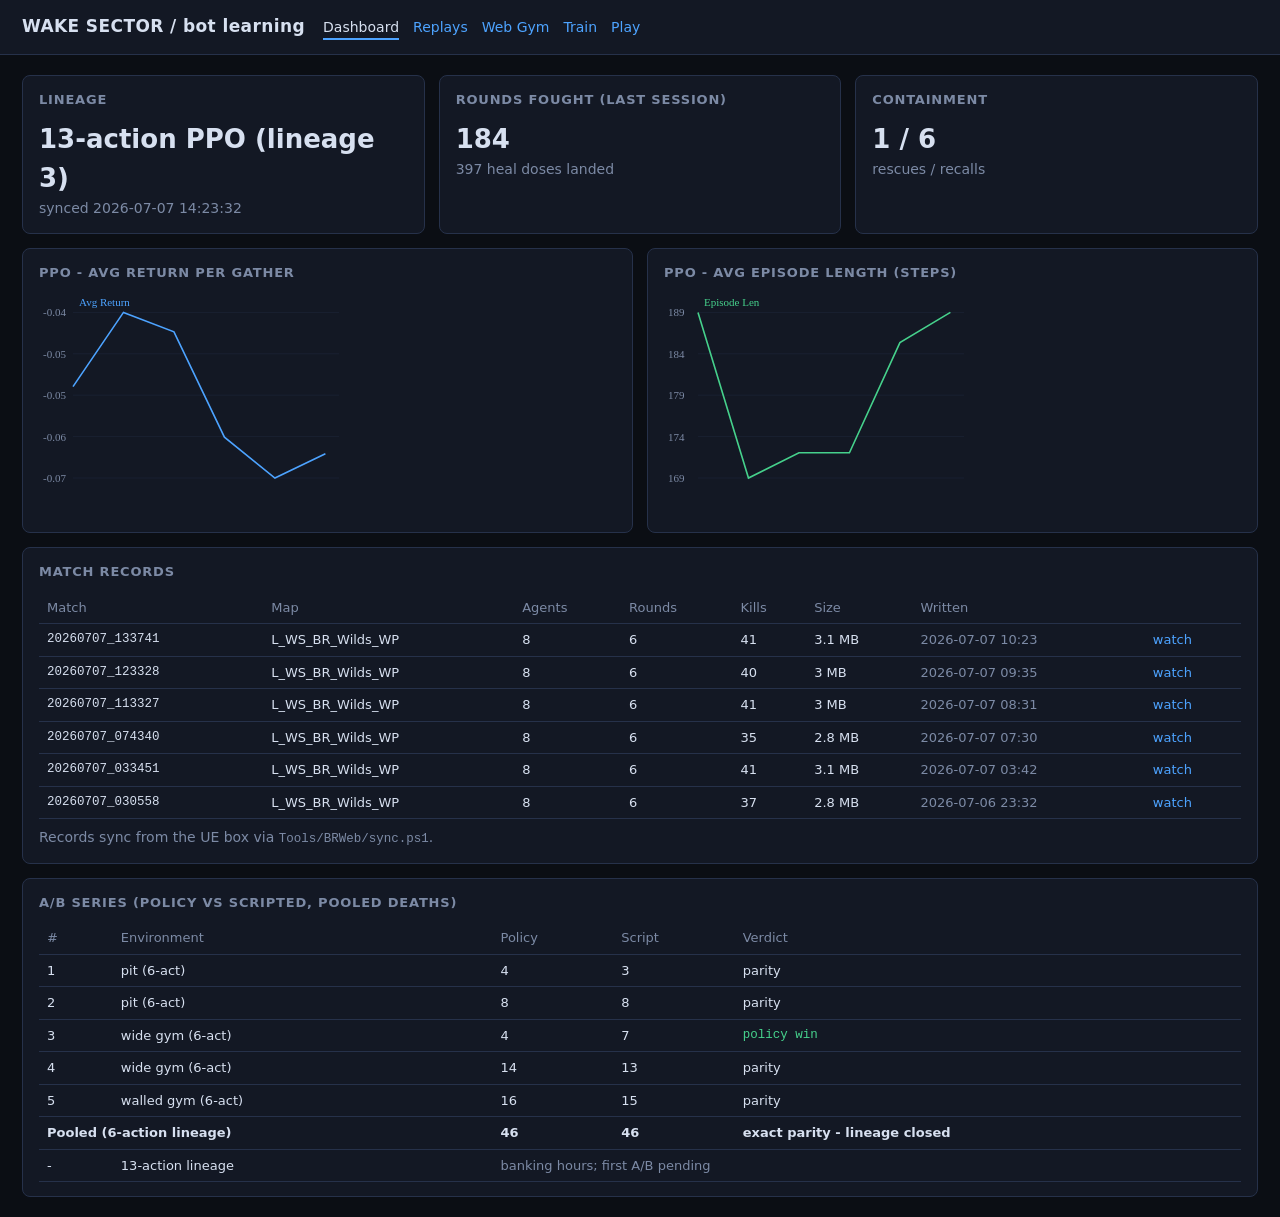
<file: index.html>
<!DOCTYPE html>
<html lang="en">
<head>
<meta charset="utf-8">
<meta name="viewport" content="width=device-width, initial-scale=1">
<title>Wake Sector - Bot Learning</title>
<link rel="stylesheet" href="style.css">
</head>
<body>
<header>
  <h1>WAKE SECTOR / bot learning</h1>
  <nav>
    <a href="index.html" class="on">Dashboard</a>
    <a href="replay.html">Replays</a>
    <a href="gym.html">Web Gym</a>
    <a href="train.html">Train</a>
    <a href="play/index.html">Play</a>
  </nav>
</header>
<main>
  <div class="grid cols3" id="statCards">
    <div class="card"><h2>Lineage</h2><div class="big" id="stLineage">-</div><div class="dim" id="stGenerated"></div></div>
    <div class="card"><h2>Rounds fought (last session)</h2><div class="big" id="stRounds">-</div><div class="dim" id="stHeals"></div></div>
    <div class="card"><h2>Containment</h2><div class="big" id="stContain">-</div><div class="dim">rescues / recalls</div></div>
  </div>

  <div class="grid cols2" style="margin-top:14px">
    <div class="card">
      <h2>PPO - Avg Return per gather</h2>
      <canvas id="chReturn" class="chart"></canvas>
    </div>
    <div class="card">
      <h2>PPO - Avg Episode Length (steps)</h2>
      <canvas id="chEp" class="chart"></canvas>
    </div>
  </div>

  <div class="card" style="margin-top:14px">
    <h2>Match records</h2>
    <table id="tblMatches">
      <thead><tr><th>Match</th><th>Map</th><th>Agents</th><th>Rounds</th><th>Kills</th><th>Size</th><th>Written</th><th></th></tr></thead>
      <tbody></tbody>
    </table>
    <p class="dim" style="margin-top:8px">Records sync from the UE box via <span class="mono">Tools/BRWeb/sync.ps1</span>.</p>
  </div>

  <div class="card" style="margin-top:14px">
    <h2>A/B series (policy vs scripted, pooled deaths)</h2>
    <table>
      <thead><tr><th>#</th><th>Environment</th><th>Policy</th><th>Script</th><th>Verdict</th></tr></thead>
      <tbody>
        <tr><td>1</td><td>pit (6-act)</td><td>4</td><td>3</td><td>parity</td></tr>
        <tr><td>2</td><td>pit (6-act)</td><td>8</td><td>8</td><td>parity</td></tr>
        <tr><td>3</td><td>wide gym (6-act)</td><td>4</td><td>7</td><td class="mono" style="color:var(--good)">policy win</td></tr>
        <tr><td>4</td><td>wide gym (6-act)</td><td>14</td><td>13</td><td>parity</td></tr>
        <tr><td>5</td><td>walled gym (6-act)</td><td>16</td><td>15</td><td>parity</td></tr>
        <tr><td colspan="2"><b>Pooled (6-action lineage)</b></td><td><b>46</b></td><td><b>46</b></td><td><b>exact parity - lineage closed</b></td></tr>
        <tr><td>-</td><td>13-action lineage</td><td colspan="3" class="dim">banking hours; first A/B pending</td></tr>
      </tbody>
    </table>
  </div>
</main>
<script src="js/data.js"></script>
<script>
(async () => {
  try {
    const m = await BRData.json('data/metrics.json');
    document.getElementById('stLineage').textContent = m.lineage || '-';
    document.getElementById('stGenerated').textContent = 'synced ' + (m.generated || '');
    document.getElementById('stRounds').textContent = m.counts ? m.counts.rounds : '-';
    document.getElementById('stHeals').textContent = m.counts ? (m.counts.heals + ' heal doses landed') : '';
    document.getElementById('stContain').textContent = m.counts ? (m.counts.rescues + ' / ' + m.counts.recalls) : '-';
    if (m.ppo && m.ppo.length) {
      const idx = m.ppo.map((p, i) => ({ x: i, ret: p.ret, ep: p.epLen }));
      BRData.chart(document.getElementById('chReturn'), [{ pts: idx.map(p => ({ x: p.x, y: p.ret })), color: '#4da3ff', label: 'Avg Return' }]);
      BRData.chart(document.getElementById('chEp'), [{ pts: idx.map(p => ({ x: p.x, y: p.ep })), color: '#46d18c', label: 'Episode Len' }]);
    }
  } catch (e) { document.getElementById('stLineage').textContent = 'run sync.ps1'; }
  try {
    const list = await BRData.json('data/manifest.json');
    const tb = document.querySelector('#tblMatches tbody');
    for (const r of (Array.isArray(list) ? list : [list])) {
      const tr = document.createElement('tr');
      tr.innerHTML = `<td class="mono">${r.id}</td><td>${r.map}</td><td>${r.agents}</td><td>${r.rounds}</td>
        <td>${r.kills}</td><td>${r.sizeMB} MB</td><td class="dim">${r.written}</td>
        <td><a href="replay.html?m=${encodeURIComponent(r.file)}">watch</a></td>`;
      tb.appendChild(tr);
    }
  } catch (e) { /* no manifest yet */ }
})();
</script>
</body>
</html>
</file>
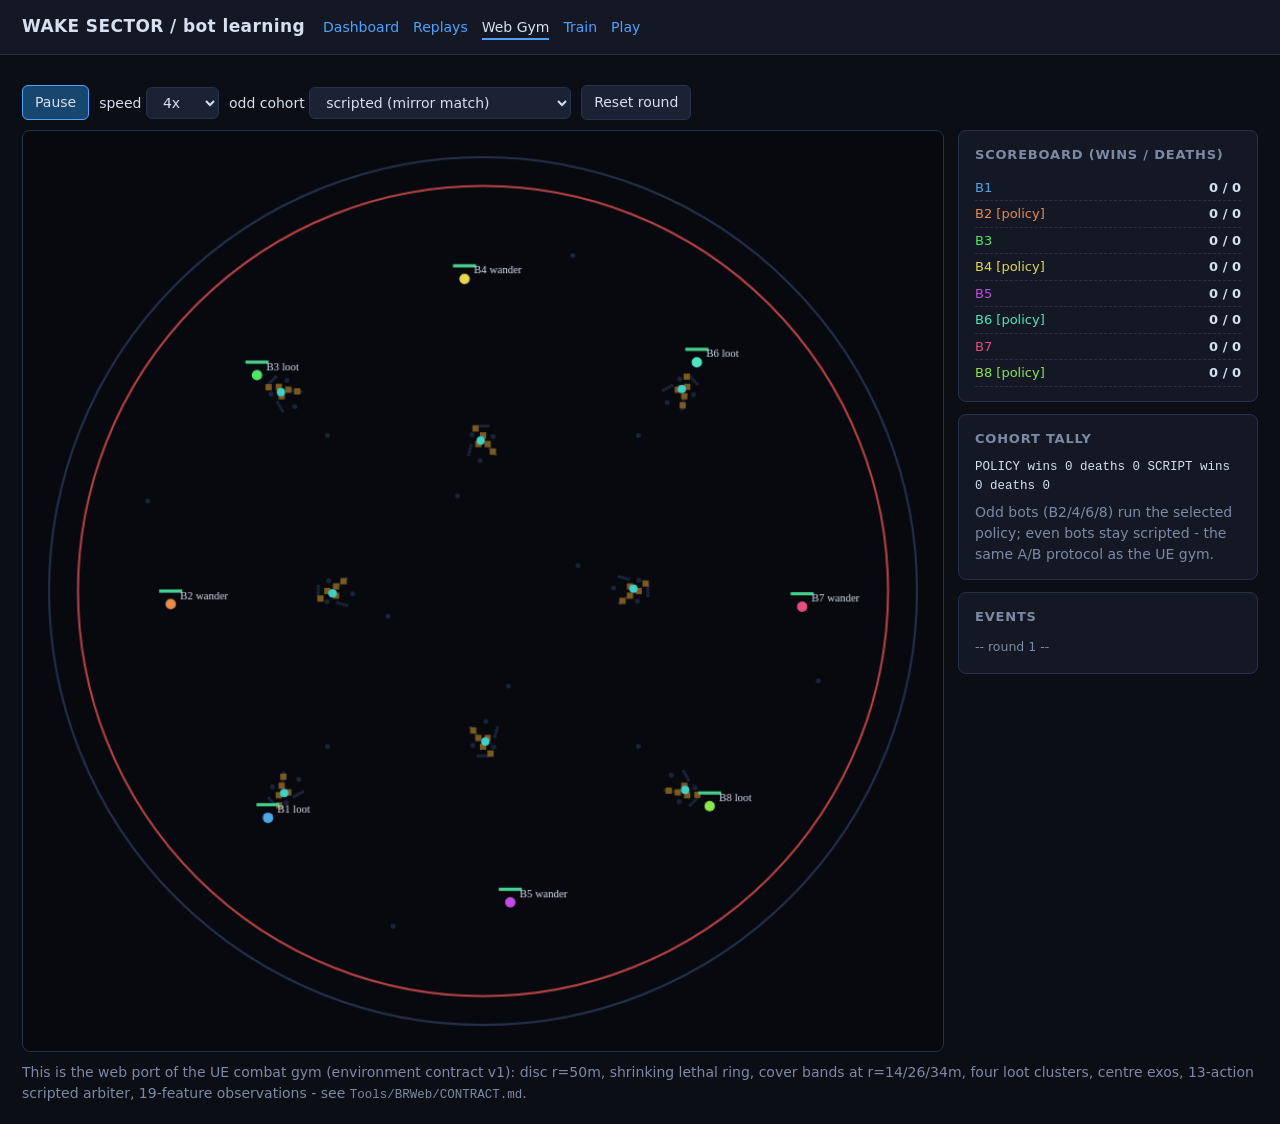
<file: gym.html>
<!DOCTYPE html>
<html lang="en">
<head>
<meta charset="utf-8">
<meta name="viewport" content="width=device-width, initial-scale=1">
<title>Web Gym - Wake Sector Bot Learning</title>
<link rel="stylesheet" href="style.css">
</head>
<body>
<header>
  <h1>WAKE SECTOR / bot learning</h1>
  <nav>
    <a href="index.html">Dashboard</a>
    <a href="replay.html">Replays</a>
    <a href="gym.html" class="on">Web Gym</a>
    <a href="train.html">Train</a>
    <a href="play/index.html">Play</a>
  </nav>
</header>
<main>
  <div class="toolbar">
    <button id="btnPause" class="primary">Pause</button>
    <label>speed <select id="selSpeed">
      <option value="1">1x</option><option value="4" selected>4x</option><option value="16">16x</option>
    </select></label>
    <label>odd cohort <select id="selPolicy">
      <option value="scripted">scripted (mirror match)</option>
      <option value="bc">UE brain.json (behavior clone)</option>
      <option value="evolved">best evolved (from Train page)</option>
      <option value="random">random actions</option>
    </select></label>
    <button id="btnReset">Reset round</button>
    <span class="dim" id="msg"></span>
  </div>
  <div class="grid" style="grid-template-columns: 1fr 300px">
    <canvas id="world" class="world" width="880" height="880"></canvas>
    <div>
      <div class="card"><h2>Scoreboard (wins / deaths)</h2><div id="score"></div></div>
      <div class="card" style="margin-top:12px"><h2>Cohort tally</h2><div id="cohort" class="mono"></div>
        <p class="dim" style="margin-top:6px">Odd bots (B2/4/6/8) run the selected policy; even bots stay scripted - the same A/B protocol as the UE gym.</p>
      </div>
      <div class="card" style="margin-top:12px"><h2>Events</h2><div class="feed" id="feed"></div></div>
    </div>
  </div>
  <p class="dim" style="margin-top:10px">This is the web port of the UE combat gym (environment contract v1): disc r=50m,
  shrinking lethal ring, cover bands at r=14/26/34m, four loot clusters, centre exos, 13-action scripted arbiter,
  19-feature observations - see <span class="mono">Tools/BRWeb/CONTRACT.md</span>.</p>
</main>
<script src="js/data.js"></script>
<script src="js/sim.js"></script>
<script src="js/net.js"></script>
<script>
(() => {
  const cv = document.getElementById('world');
  const feed = document.getElementById('feed');
  let paused = false, speed = 4;
  const sim = BRSim.create({
    seed: Date.now() & 0xffff,
    onEvent: e => {
      if (e.k === 'snap' || e.k === 'hit') return;
      const div = document.createElement('div');
      if (e.k === 'death') { div.className = 'kill'; div.textContent = `r${sim.round} B${e.a + 1} died${e.by >= 0 ? ' to B' + (e.by + 1) : ' (ring)'}`; }
      else if (e.k === 'win') { div.className = 'loot'; div.textContent = `r${sim.round} B${e.a + 1} WINS the round`; }
      else if (e.k === 'round') div.textContent = `-- round ${e.n} --`;
      else if (e.k === 'heal') { div.className = 'loot'; div.textContent = `B${e.a + 1} used ${e.item}`; }
      else return;
      feed.appendChild(div); feed.scrollTop = feed.scrollHeight;
    },
  });

  async function setPolicy(kind) {
    const msg = document.getElementById('msg');
    let fn = null;
    if (kind === 'bc') {
      try {
        const brain = await BRData.json('data/brain.json');
        const net = BRNet.fromBrainJson(brain);
        fn = obs => BRSim.BC_MAP[brain.actions[BRNet.argmax(net.forward(obs))]] ?? -1;
        msg.textContent = 'UE behavior-clone brain loaded (' + brain.actions.length + ' actions)';
      } catch (e) { msg.textContent = 'no data/brain.json - run sync.ps1'; }
    } else if (kind === 'evolved') {
      const saved = localStorage.getItem('brweb_best_genome');
      if (saved) {
        const net = BRNet.fromFlat(JSON.parse(saved));
        fn = obs => BRNet.argmax(net.forward(obs));
        msg.textContent = 'evolved policy loaded from Train page';
      } else msg.textContent = 'no evolved policy yet - run the Train page first';
    } else if (kind === 'random') {
      fn = () => Math.floor(Math.random() * 13);
      msg.textContent = 'odd cohort takes random actions';
    } else msg.textContent = '';
    for (let i = 1; i < 8; i += 2) sim.policies[i] = fn;
  }

  function updatePanels() {
    document.getElementById('score').innerHTML = sim.agents.map((a, i) =>
      `<div class="kv"><span style="color:${BRData.agentColor(i)}">${a.name}${i % 2 ? ' [policy]' : ''}</span>
       <span>${sim.wins[i]} / ${sim.deaths[i]}</span></div>`).join('');
    let pw = 0, sw = 0, pd = 0, sd = 0;
    for (let i = 0; i < 8; i++) {
      if (i % 2) { pw += sim.wins[i]; pd += sim.deaths[i]; } else { sw += sim.wins[i]; sd += sim.deaths[i]; }
    }
    document.getElementById('cohort').textContent =
      `POLICY  wins ${pw}  deaths ${pd}\nSCRIPT  wins ${sw}  deaths ${sd}`;
  }

  let last = 0;
  function frame(ts) {
    if (!paused) {
      const dt = Math.min(0.1, (ts - last) / 1000 || 0.016);
      for (let k = 0; k < speed; k++) BRSim.step(sim, dt);
      BRSim.draw(sim, cv);
      updatePanels();
    }
    last = ts;
    requestAnimationFrame(frame);
  }
  requestAnimationFrame(frame);

  document.getElementById('btnPause').onclick = e => { paused = !paused; e.target.textContent = paused ? 'Resume' : 'Pause'; };
  document.getElementById('selSpeed').onchange = e => speed = +e.target.value;
  document.getElementById('selPolicy').onchange = e => setPolicy(e.target.value);
  document.getElementById('btnReset').onclick = () => BRSim.reset(sim);
})();
</script>
</body>
</html>
</file>
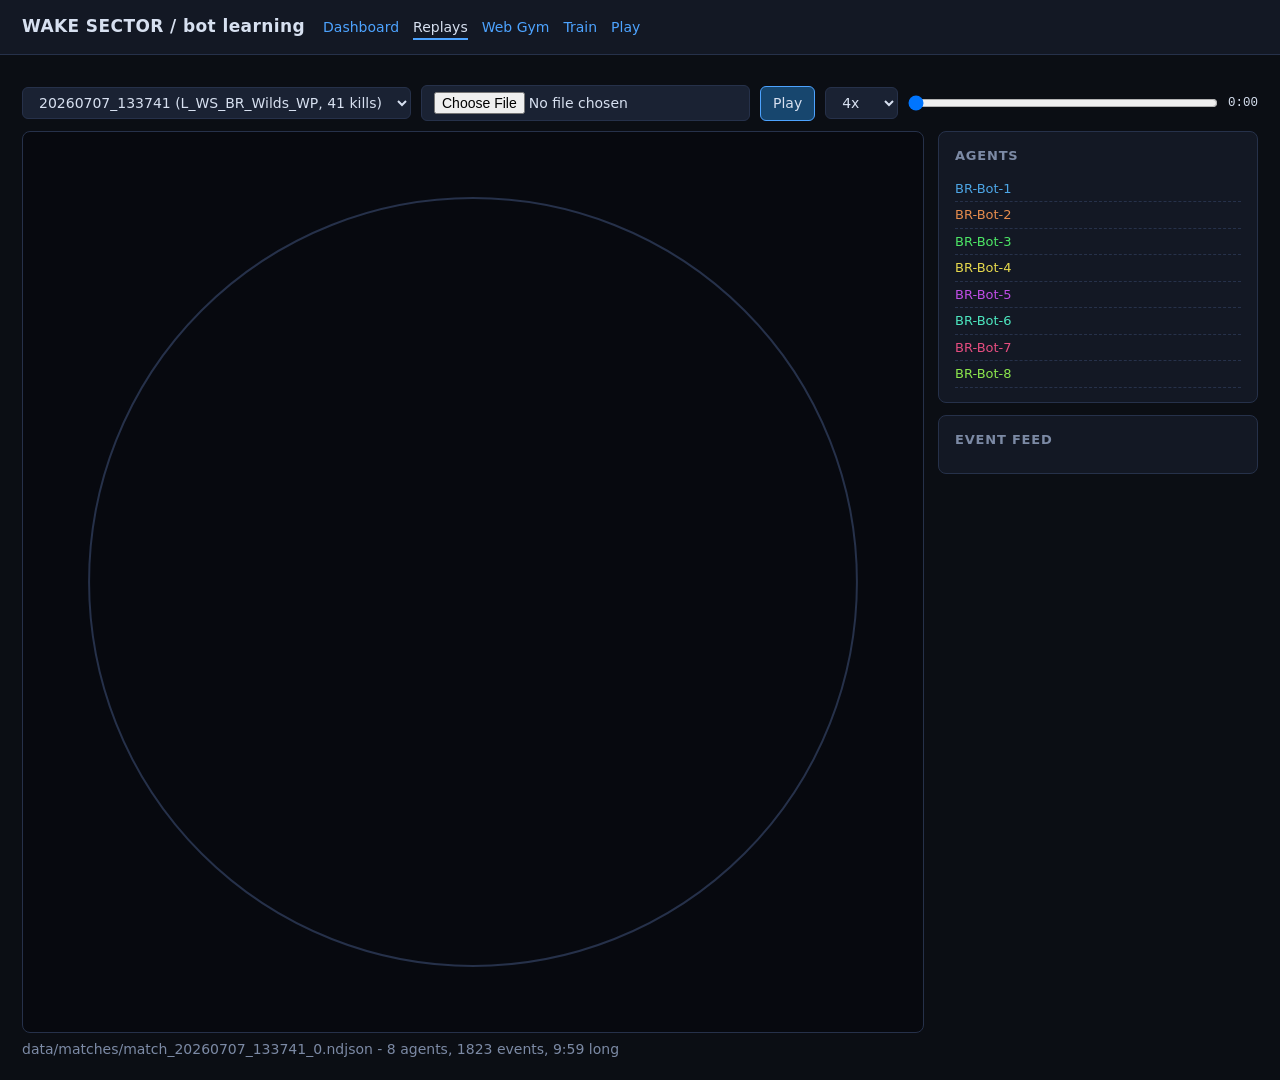
<file: replay.html>
<!DOCTYPE html>
<html lang="en">
<head>
<meta charset="utf-8">
<meta name="viewport" content="width=device-width, initial-scale=1">
<title>Replay - Wake Sector Bot Learning</title>
<link rel="stylesheet" href="style.css">
</head>
<body>
<header>
  <h1>WAKE SECTOR / bot learning</h1>
  <nav>
    <a href="index.html">Dashboard</a>
    <a href="replay.html" class="on">Replays</a>
    <a href="gym.html">Web Gym</a>
    <a href="train.html">Train</a>
    <a href="play/index.html">Play</a>
  </nav>
</header>
<main>
  <div class="toolbar">
    <select id="selMatch"></select>
    <input type="file" id="fileLocal" accept=".ndjson" title="...or open a local record">
    <button id="btnPlay" class="primary">Play</button>
    <select id="selSpeed">
      <option value="1">1x</option><option value="4" selected>4x</option>
      <option value="16">16x</option><option value="64">64x</option>
    </select>
    <input type="range" id="scrub" min="0" max="1000" value="0">
    <span class="mono" id="clock">0:00</span>
  </div>
  <div class="grid" style="grid-template-columns: 1fr 320px">
    <div>
      <canvas id="world" class="world" width="900" height="900"></canvas>
      <p class="dim" id="loadMsg">Pick a match record above (synced by sync.ps1) or open a local .ndjson.</p>
    </div>
    <div>
      <div class="card"><h2>Agents</h2><div id="agents"></div></div>
      <div class="card" style="margin-top:12px"><h2>Event feed</h2><div class="feed" id="feed"></div></div>
    </div>
  </div>
</main>
<script src="js/data.js"></script>
<script src="js/replay.js"></script>
</body>
</html>
</file>
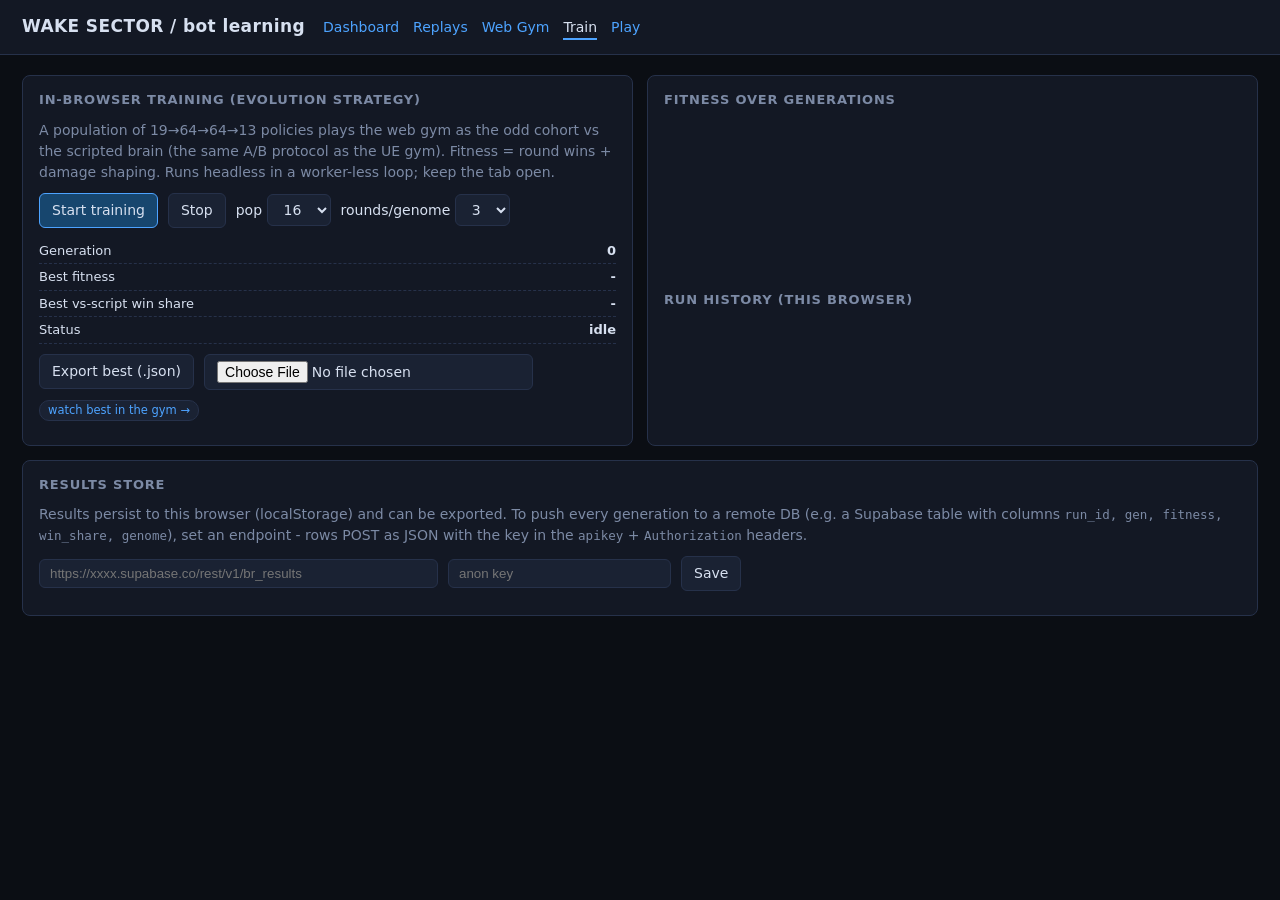
<file: train.html>
<!DOCTYPE html>
<html lang="en">
<head>
<meta charset="utf-8">
<meta name="viewport" content="width=device-width, initial-scale=1">
<title>Train - Wake Sector Bot Learning</title>
<link rel="stylesheet" href="style.css">
</head>
<body>
<header>
  <h1>WAKE SECTOR / bot learning</h1>
  <nav>
    <a href="index.html">Dashboard</a>
    <a href="replay.html">Replays</a>
    <a href="gym.html">Web Gym</a>
    <a href="train.html" class="on">Train</a>
    <a href="play/index.html">Play</a>
  </nav>
</header>
<main>
  <div class="grid cols2">
    <div class="card">
      <h2>In-browser training (evolution strategy)</h2>
      <p class="dim">A population of 19&rarr;64&rarr;64&rarr;13 policies plays the web gym as the odd
      cohort vs the scripted brain (the same A/B protocol as the UE gym). Fitness = round wins +
      damage shaping. Runs headless in a worker-less loop; keep the tab open.</p>
      <div class="toolbar" style="margin-top:10px">
        <button id="btnStart" class="primary">Start training</button>
        <button id="btnStop">Stop</button>
        <label>pop <select id="selPop"><option>12</option><option selected>16</option><option>24</option></select></label>
        <label>rounds/genome <select id="selRounds"><option>2</option><option selected>3</option><option>5</option></select></label>
      </div>
      <div class="kv"><span>Generation</span><span id="stGen">0</span></div>
      <div class="kv"><span>Best fitness</span><span id="stFit">-</span></div>
      <div class="kv"><span>Best vs-script win share</span><span id="stWin">-</span></div>
      <div class="kv"><span>Status</span><span id="stMsg">idle</span></div>
      <div class="toolbar" style="margin-top:10px">
        <button id="btnExport">Export best (.json)</button>
        <input type="file" id="fileImport" accept=".json" title="import a genome">
        <a href="gym.html" class="pill">watch best in the gym &rarr;</a>
      </div>
    </div>
    <div class="card">
      <h2>Fitness over generations</h2>
      <canvas id="chFit" class="chart"></canvas>
      <h2 style="margin-top:14px">Run history (this browser)</h2>
      <div class="feed mono" id="runLog"></div>
    </div>
  </div>

  <div class="card" style="margin-top:14px">
    <h2>Results store</h2>
    <p class="dim">Results persist to this browser (localStorage) and can be exported. To push every
    generation to a remote DB (e.g. a Supabase table with columns <span class="mono">run_id, gen, fitness,
    win_share, genome</span>), set an endpoint - rows POST as JSON with the key in the
    <span class="mono">apikey</span> + <span class="mono">Authorization</span> headers.</p>
    <div class="toolbar">
      <input type="text" id="dbUrl" placeholder="https://xxxx.supabase.co/rest/v1/br_results" size="46" style="background:var(--panel2);color:var(--text);border:1px solid var(--line);border-radius:6px;padding:6px 10px">
      <input type="password" id="dbKey" placeholder="anon key" size="24" style="background:var(--panel2);color:var(--text);border:1px solid var(--line);border-radius:6px;padding:6px 10px">
      <button id="btnDbSave">Save</button>
      <span class="dim" id="dbMsg"></span>
    </div>
  </div>
</main>
<script src="js/data.js"></script>
<script src="js/sim.js"></script>
<script src="js/net.js"></script>
<script src="js/train.js"></script>
</body>
</html>
</file>
<file: style.css>
:root {
  --bg: #0b0e14; --panel: #131824; --panel2: #1a2233; --line: #26314a;
  --text: #d7e0f0; --dim: #7c8aa5; --accent: #4da3ff; --good: #46d18c;
  --bad: #ff5d5d; --warn: #ffb84d;
}
* { box-sizing: border-box; margin: 0; padding: 0; }
body { background: var(--bg); color: var(--text); font: 14px/1.5 "Segoe UI", system-ui, sans-serif; }
a { color: var(--accent); text-decoration: none; }
a:hover { text-decoration: underline; }
header { display: flex; align-items: baseline; gap: 18px; padding: 14px 22px; border-bottom: 1px solid var(--line); background: var(--panel); }
header h1 { font-size: 17px; letter-spacing: .4px; }
header nav { display: flex; gap: 14px; }
header nav a.on { color: var(--text); border-bottom: 2px solid var(--accent); }
main { padding: 20px 22px; max-width: 1280px; margin: 0 auto; }
.grid { display: grid; gap: 14px; }
.cols2 { grid-template-columns: 1fr 1fr; }
.cols3 { grid-template-columns: repeat(3, 1fr); }
.card { background: var(--panel); border: 1px solid var(--line); border-radius: 8px; padding: 14px 16px; }
.card h2 { font-size: 13px; color: var(--dim); text-transform: uppercase; letter-spacing: .8px; margin-bottom: 10px; }
.big { font-size: 26px; font-weight: 600; }
table { width: 100%; border-collapse: collapse; font-size: 13px; }
th, td { text-align: left; padding: 6px 8px; border-bottom: 1px solid var(--line); }
th { color: var(--dim); font-weight: 500; }
tr:hover td { background: var(--panel2); }
canvas.world { background: #07090f; border: 1px solid var(--line); border-radius: 8px; width: 100%; }
.toolbar { display: flex; gap: 10px; align-items: center; flex-wrap: wrap; margin: 10px 0; }
button, select, input[type=file] { background: var(--panel2); color: var(--text); border: 1px solid var(--line); border-radius: 6px; padding: 6px 12px; font: inherit; cursor: pointer; }
button:hover { border-color: var(--accent); }
button.primary { background: #17466e; border-color: var(--accent); }
input[type=range] { flex: 1; min-width: 120px; }
.feed { max-height: 460px; overflow-y: auto; font-size: 12.5px; }
.feed div { padding: 2px 0; color: var(--dim); }
.feed .kill { color: var(--bad); }
.feed .loot { color: var(--good); }
.kv { display: flex; justify-content: space-between; padding: 3px 0; border-bottom: 1px dashed var(--line); font-size: 13px; }
.kv span:last-child { color: var(--text); font-weight: 600; }
.dim { color: var(--dim); }
.mono { font-family: Consolas, monospace; font-size: 12.5px; }
.pill { display: inline-block; padding: 1px 8px; border-radius: 10px; font-size: 11.5px; background: var(--panel2); border: 1px solid var(--line); }
@media (max-width: 900px) { .cols2, .cols3 { grid-template-columns: 1fr; } }
</file>
